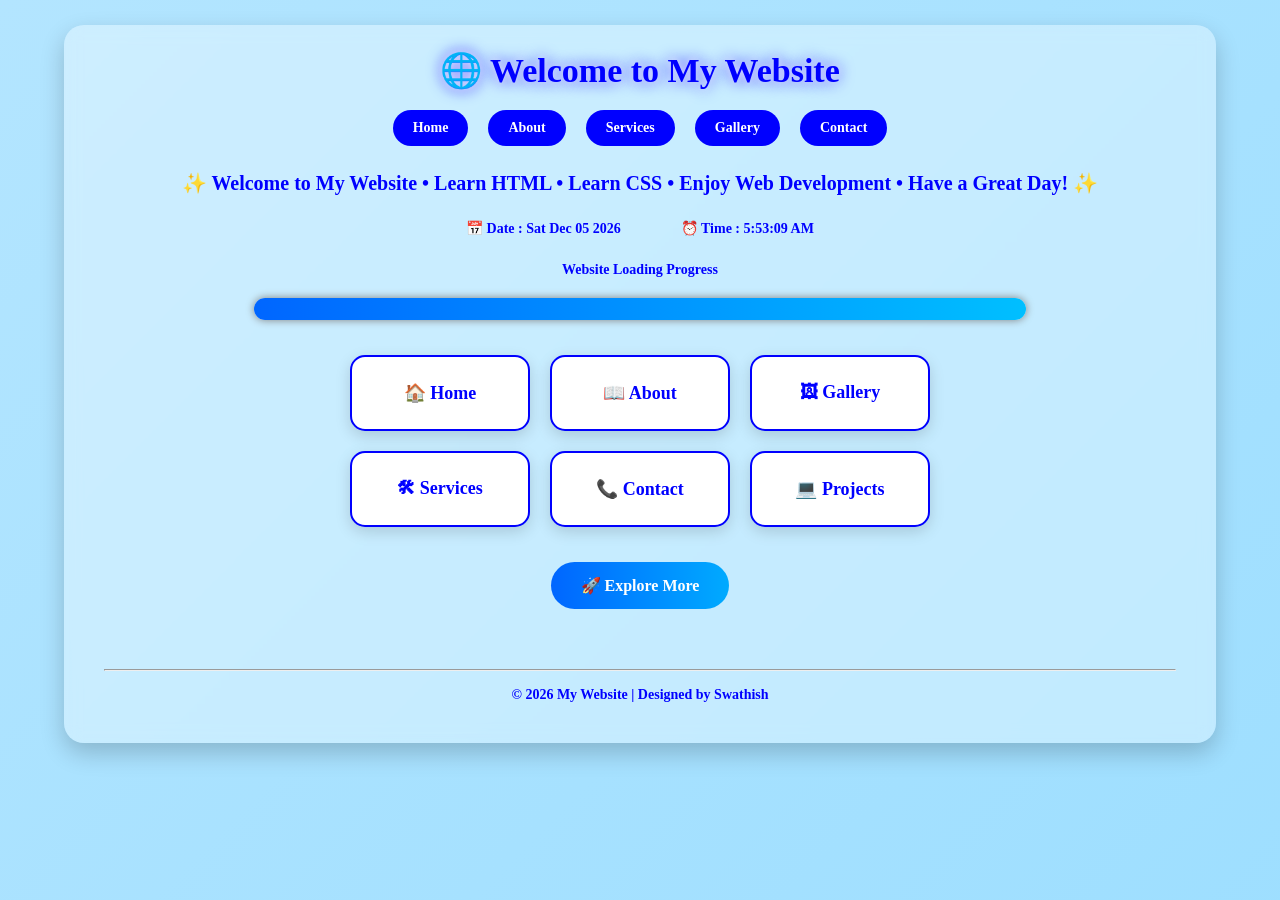
<file: CO1-AT1.html>
<!DOCTYPE html>
<html lang="en">
<head>
<meta charset="UTF-8">
<meta name="viewport" content="width=device-width, initial-scale=1.0">
<title>Welcome to My Website</title>

<style>

*{
margin:0;
padding:0;
box-sizing:border-box;
font-family:Cambria,serif;
font-size:14px;
}

body{
background:linear-gradient(-45deg,#b3e5ff,#d6f0ff,#99ddff,#b3e5ff);
background-size:400% 400%;
animation:bgMove 12s ease infinite;
text-align:center;
color:blue;
}

@keyframes bgMove{
0%{background-position:0% 50%;}
50%{background-position:100% 50%;}
100%{background-position:0% 50%;}
}

.container{
width:90%;
margin:25px auto;
padding:25px;
background:rgba(255,255,255,.35);
backdrop-filter:blur(8px);
border-radius:20px;
box-shadow:0 10px 25px rgba(0,0,0,.2);
animation:fadeIn 1.5s;
}

@keyframes fadeIn{
from{
opacity:0;
transform:translateY(20px);
}
to{
opacity:1;
transform:translateY(0);
}
}

h1{
font-size:34px;
color:blue;
text-shadow:0 0 8px white,
0 0 15px blue;
margin-bottom:20px;
}

.navbar{
display:flex;
justify-content:center;
gap:20px;
margin-bottom:25px;
flex-wrap:wrap;
}

.navbar a{
text-decoration:none;
background:blue;
color:white;
padding:10px 20px;
border-radius:25px;
transition:.4s;
font-weight:bold;
}

.navbar a:hover{
background:darkblue;
transform:scale(1.1);
box-shadow:0 0 12px blue;
}

.scroll-box{
width:100%;
overflow:hidden;
white-space:nowrap;
margin:25px 0;
}

.scroll-text{
display:inline-block;
font-size:20px;
font-weight:bold;
color:blue;
animation:scroll 12s linear infinite;
}

@keyframes scroll{
0%{
transform:translateX(100%);
}
100%{
transform:translateX(-100%);
}
}

.info{
display:flex;
justify-content:center;
gap:60px;
margin:25px;
flex-wrap:wrap;
font-weight:bold;
}

.progress{
width:70%;
height:22px;
background:white;
margin:20px auto;
border-radius:20px;
overflow:hidden;
box-shadow:0 0 8px gray;
}

.fill{
height:100%;
width:100%;
background:linear-gradient(to right,#0066ff,#00bfff);
animation:load 3s;
}

@keyframes load{
from{width:0;}
to{width:100%;}
}

.grid-container{
display:grid;
grid-template-columns:repeat(3,180px);
gap:20px;
justify-content:center;
margin-top:35px;
}

.box{
background:white;
padding:25px;
border-radius:15px;
border:2px solid blue;
font-weight:bold;
font-size:18px;
transition:.4s;
cursor:pointer;
box-shadow:0 5px 15px rgba(0,0,0,.15);
}

.box:hover{
background:blue;
color:white;
transform:translateY(-8px);
box-shadow:0 0 20px blue;
}

button{
margin-top:35px;
padding:14px 30px;
border:none;
border-radius:30px;
background:linear-gradient(to right,#0066ff,#00aaff);
color:white;
font-size:16px;
font-weight:bold;
cursor:pointer;
transition:.4s;
}

button:hover{
transform:scale(1.08);
box-shadow:0 0 20px blue;
}

footer{
margin-top:45px;
padding:15px;
color:blue;
font-weight:bold;
}

@media(max-width:768px){

.grid-container{
grid-template-columns:repeat(2,160px);
}

.info{
flex-direction:column;
gap:15px;
}

}

@media(max-width:500px){

.grid-container{
grid-template-columns:1fr;
}

}

</style>

</head>

<body>

<div class="container">

<h1>🌐 Welcome to My Website</h1>

<div class="navbar">
<a href="#">Home</a>
<a href="#">About</a>
<a href="#">Services</a>
<a href="#">Gallery</a>
<a href="#">Contact</a>
</div>

<div class="scroll-box">
<div class="scroll-text">
✨ Welcome to My Website • Learn HTML • Learn CSS • Enjoy Web Development • Have a Great Day! ✨
</div>
</div>

<div class="info">
<div>
📅 Date :
<span id="date"></span>
</div>

<div>
⏰ Time :
<span id="clock"></span>
</div>
</div>

<h3>Website Loading Progress</h3>

<div class="progress">
<div class="fill"></div>
</div>

<div class="grid-container">

<div class="box">🏠 Home</div>

<div class="box">📖 About</div>

<div class="box">🖼 Gallery</div>

<div class="box">🛠 Services</div>

<div class="box">📞 Contact</div>

<div class="box">💻 Projects</div>

</div>

<button>🚀 Explore More</button>

<footer>

<hr><br>

© 2026 My Website | Designed by Swathish

</footer>

</div>

<script>

// Display Current Date
document.getElementById("date").innerHTML =
new Date().toDateString();

// Live Digital Clock
function updateClock() {
    document.getElementById("clock").innerHTML =
    new Date().toLocaleTimeString();
}

// Update every second
setInterval(updateClock, 1000);

// Display immediately when page loads
updateClock();

// Button Click Event
document.querySelector("button").addEventListener("click", function () {
    alert("🎉 Thank you for visiting My Website!");
});

</script>

</body>
</html>
</file>
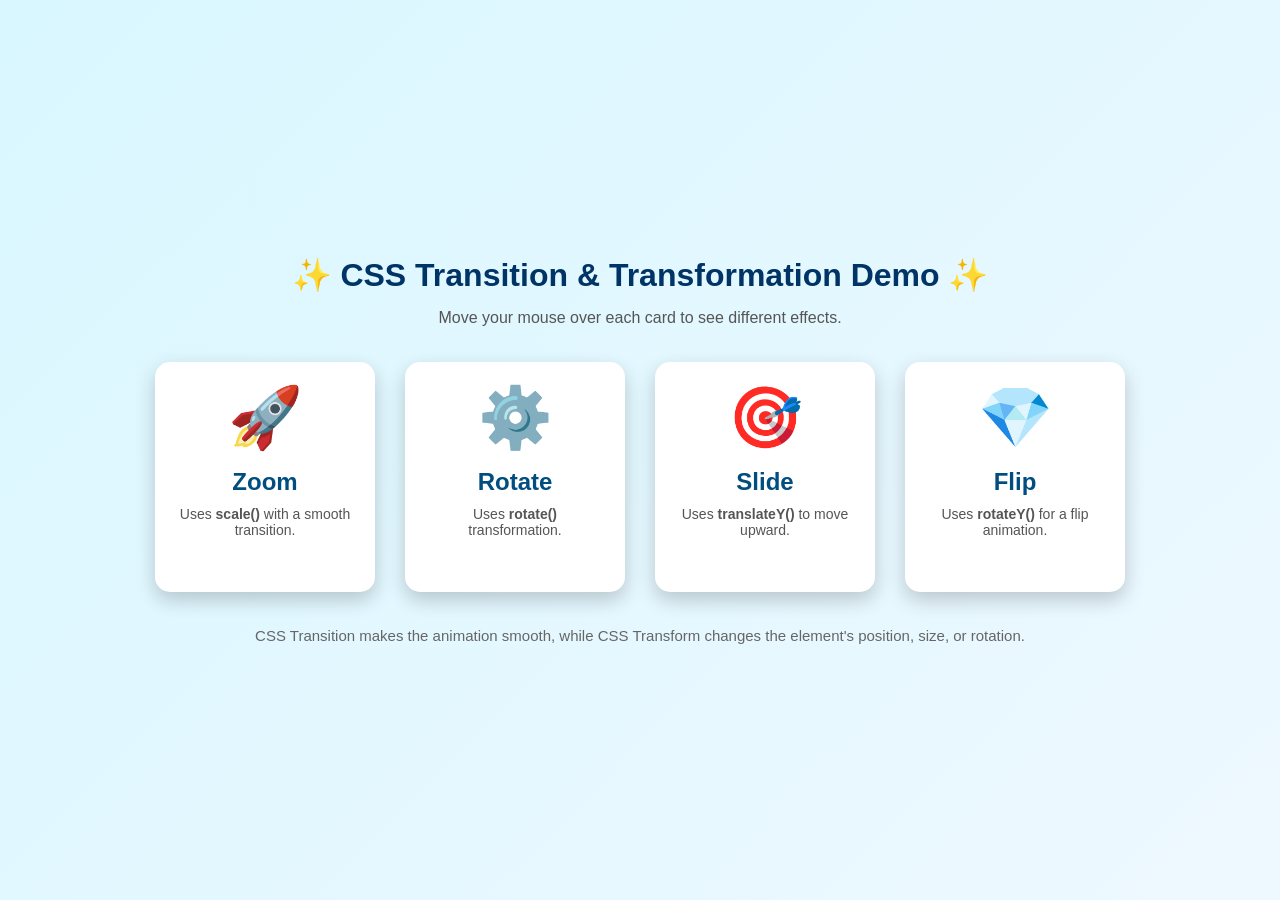
<file: prob1.html>
<!DOCTYPE html>
<html lang="en">
<head>
<meta charset="UTF-8">
<meta name="viewport" content="width=device-width, initial-scale=1.0">
<title>Transition & Transformation Demo</title>

<style>
*{
    margin:0;
    padding:0;
    box-sizing:border-box;
    font-family:Arial, Helvetica, sans-serif;
}

body{
    background:linear-gradient(135deg,#d9f7ff,#eef8ff);
    display:flex;
    justify-content:center;
    align-items:center;
    min-height:100vh;
}

.container{
    text-align:center;
}

h1{
    color:#003366;
    margin-bottom:15px;
}

p{
    margin-bottom:35px;
    color:#555;
}

.cards{
    display:flex;
    gap:30px;
    flex-wrap:wrap;
    justify-content:center;
}

.card{
    width:220px;
    height:230px;
    background:white;
    border-radius:15px;
    padding:20px;
    box-shadow:0 8px 20px rgba(0,0,0,0.2);

    transition:all 0.6s ease;
    cursor:pointer;
}

.icon{
    font-size:60px;
    transition:transform 0.6s;
}

.card h2{
    margin-top:15px;
    color:#004d80;
}

.card p{
    margin-top:10px;
    font-size:14px;
}

/* Card 1 */
.zoom:hover{
    transform:scale(1.12);
    background:#d6f5d6;
}

.zoom:hover .icon{
    transform:rotate(360deg);
}

/* Card 2 */
.rotate:hover{
    transform:rotate(-8deg);
    background:#fff3cd;
}

.rotate:hover .icon{
    transform:scale(1.3);
}

/* Card 3 */
.slide:hover{
    transform:translateY(-20px);
    background:#dceeff;
}

.slide:hover .icon{
    transform:translateX(20px);
}

/* Card 4 */
.flip:hover{
    transform:rotateY(180deg);
    background:#ffe4ec;
    color:white;
}

.flip:hover .icon,
.flip:hover h2,
.flip:hover p{
    transform:rotateY(180deg);
}

.footer{
    margin-top:35px;
    color:#666;
    font-size:15px;
}
</style>

</head>

<body>

<div class="container">

<h1>✨ CSS Transition & Transformation Demo ✨</h1>

<p>Move your mouse over each card to see different effects.</p>

<div class="cards">

<div class="card zoom">
<div class="icon">🚀</div>
<h2>Zoom</h2>
<p>Uses <b>scale()</b> with a smooth transition.</p>
</div>

<div class="card rotate">
<div class="icon">⚙️</div>
<h2>Rotate</h2>
<p>Uses <b>rotate()</b> transformation.</p>
</div>

<div class="card slide">
<div class="icon">🎯</div>
<h2>Slide</h2>
<p>Uses <b>translateY()</b> to move upward.</p>
</div>

<div class="card flip">
<div class="icon">💎</div>
<h2>Flip</h2>
<p>Uses <b>rotateY()</b> for a flip animation.</p>
</div>

</div>

<div class="footer">
CSS Transition makes the animation smooth, while CSS Transform changes the element's position, size, or rotation.
</div>

</div>

</body>
</html>
</file>
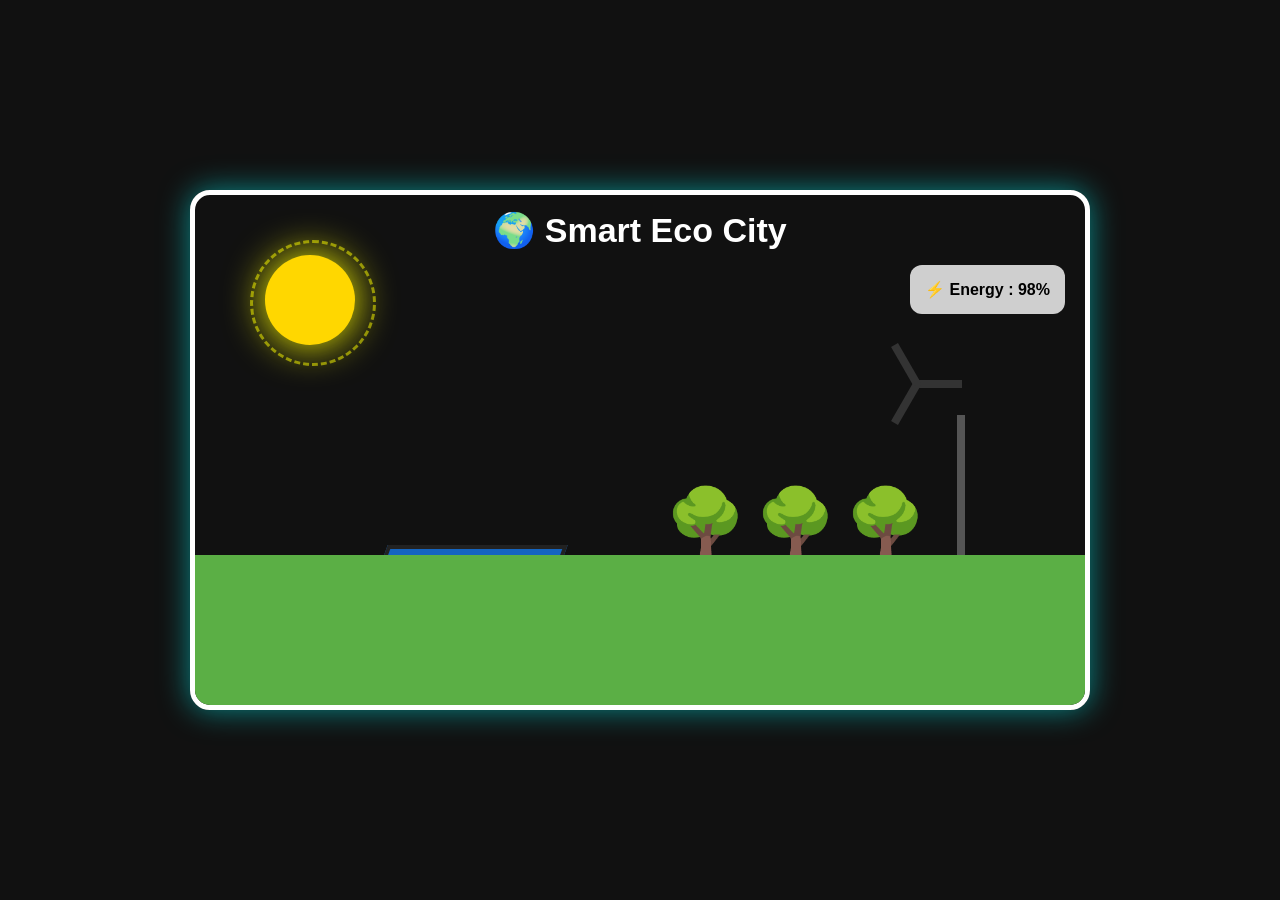
<file: prob2.html>
<!DOCTYPE html>
<html lang="en">
<head>
<meta charset="UTF-8">
<meta name="viewport" content="width=device-width, initial-scale=1.0">
<title>Smart Eco City Animation</title>

<style>

*{
margin:0;
padding:0;
box-sizing:border-box;
font-family:Segoe UI,sans-serif;
}

body{
display:flex;
justify-content:center;
align-items:center;
height:100vh;
background:#111;
overflow:hidden;
}

/* Sky */

.scene{

width:900px;
height:520px;
position:relative;
overflow:hidden;
border-radius:20px;
border:5px solid white;
box-shadow:0 0 30px rgba(0,255,255,.5);

animation:sky 15s infinite alternate;

}

@keyframes sky{

0%{background:#87CEEB;}
50%{background:#68bdf7;}
100%{background:#FFB56B;}

}

/* Title */

.title{

position:absolute;
top:15px;
width:100%;
text-align:center;
font-size:34px;
font-weight:bold;
color:white;
animation:glow 2s infinite;

}

@keyframes glow{

50%{
text-shadow:0 0 20px yellow;
}

}

/* Sun */

.sun{

width:90px;
height:90px;
border-radius:50%;
background:gold;
position:absolute;
left:70px;
top:60px;
box-shadow:0 0 40px yellow;

animation:spin 8s linear infinite;

}

.sun::before{

content:"";

position:absolute;
width:120px;
height:120px;
border:3px dashed rgba(255,255,0,.5);
border-radius:50%;
top:-15px;
left:-15px;

}

@keyframes spin{

from{transform:rotate(0);}
to{transform:rotate(360deg);}

}

/* Clouds */

.cloud{

position:absolute;
width:120px;
height:45px;
background:white;
border-radius:50px;
animation:cloud 18s linear infinite;

}

.cloud::before{

content:"";
position:absolute;
width:55px;
height:55px;
background:white;
border-radius:50%;
left:20px;
top:-25px;

}

.cloud::after{

content:"";
position:absolute;
width:70px;
height:70px;
background:white;
border-radius:50%;
right:15px;
top:-35px;

}

.c1{top:90px;left:-150px;}
.c2{top:160px;left:-350px;animation-delay:5s;}
.c3{top:60px;left:-550px;animation-delay:10s;}

@keyframes cloud{

from{transform:translateX(0);}
to{transform:translateX(1200px);}

}

/* Bird */

.bird{

position:absolute;
font-size:35px;
top:110px;
left:-100px;
animation:bird 12s linear infinite;

}

@keyframes bird{

from{transform:translateX(0);}
to{transform:translateX(1100px);}

}

/* Ground */

.ground{

position:absolute;
bottom:0;
width:100%;
height:150px;
background:#5BAF45;

}

/* Road */

.road{

position:absolute;
bottom:50px;
width:100%;
height:50px;
background:#444;

}

.road::after{

content:"";
position:absolute;
width:100%;
height:5px;
top:22px;

background:
repeating-linear-gradient(
to right,
white 0,
white 40px,
transparent 40px,
transparent 80px);

}

/* Electric Car */

.car{

position:absolute;
bottom:60px;
left:-120px;
font-size:55px;

animation:drive 12s linear infinite;

}

@keyframes drive{

from{transform:translateX(0);}
to{transform:translateX(1100px);}

}

/* Turbine */

.turbine{

position:absolute;
bottom:150px;
right:120px;

}

.pole{

width:8px;
height:140px;
background:#555;
margin:auto;

}

.blades{

position:absolute;
width:90px;
height:90px;
left:-40px;
top:-35px;

animation:rotate 2s linear infinite;

}

.blades div{

position:absolute;
width:45px;
height:8px;
background:#333;
transform-origin:left;

}

.b1{transform:rotate(0deg);}
.b2{transform:rotate(120deg);}
.b3{transform:rotate(240deg);}

@keyframes rotate{

from{transform:rotate(0);}
to{transform:rotate(360deg);}

}

/* Solar Panel */

.panel{

position:absolute;
bottom:90px;
left:180px;

width:180px;
height:70px;

background:#1565C0;

transform:skew(-20deg);

border:4px solid #222;

transition:.5s;

}

.panel:hover{

background:#29B6F6;
box-shadow:0 0 25px cyan;
transform:skew(-20deg) scale(1.08);

}

/* Trees */

.tree{

position:absolute;
bottom:145px;
font-size:65px;
animation:sway 3s ease-in-out infinite;

}

.t1{left:470px;}
.t2{left:560px;animation-delay:1s;}
.t3{left:650px;animation-delay:2s;}

@keyframes sway{

0%,100%{
transform:rotate(-3deg);
}

50%{
transform:rotate(3deg);
}

}

/* Energy Meter */

.energy{

position:absolute;
top:70px;
right:20px;

padding:15px;

background:rgba(255,255,255,.8);

border-radius:12px;

font-weight:bold;

animation:pulse 2s infinite;

}

@keyframes pulse{

50%{
transform:scale(1.08);
}

}

/* Bubbles */

.bubble{

position:absolute;
bottom:0;
font-size:18px;
color:white;
opacity:.6;

animation:rise 8s linear infinite;

}

.bb1{left:80px;}
.bb2{left:300px;animation-delay:2s;}
.bb3{left:700px;animation-delay:4s;}

@keyframes rise{

from{
transform:translateY(0);
opacity:.7;
}

to{
transform:translateY(-550px);
opacity:0;
}

}

</style>

</head>

<body>

<div class="scene">

<div class="title">
🌍 Smart Eco City
</div>

<div class="sun"></div>

<div class="cloud c1"></div>
<div class="cloud c2"></div>
<div class="cloud c3"></div>

<div class="bird">🦅</div>

<div class="energy">
⚡ Energy : 98%
</div>

<div class="panel"></div>

<div class="turbine">

<div class="blades">

<div class="b1"></div>
<div class="b2"></div>
<div class="b3"></div>

</div>

<div class="pole"></div>

</div>

<div class="tree t1">🌳</div>
<div class="tree t2">🌳</div>
<div class="tree t3">🌳</div>

<div class="car">🚗</div>

<div class="bubble bb1">💧</div>
<div class="bubble bb2">💧</div>
<div class="bubble bb3">💧</div>

<div class="road"></div>

<div class="ground"></div>

</div>

</body>
</html>
</file>
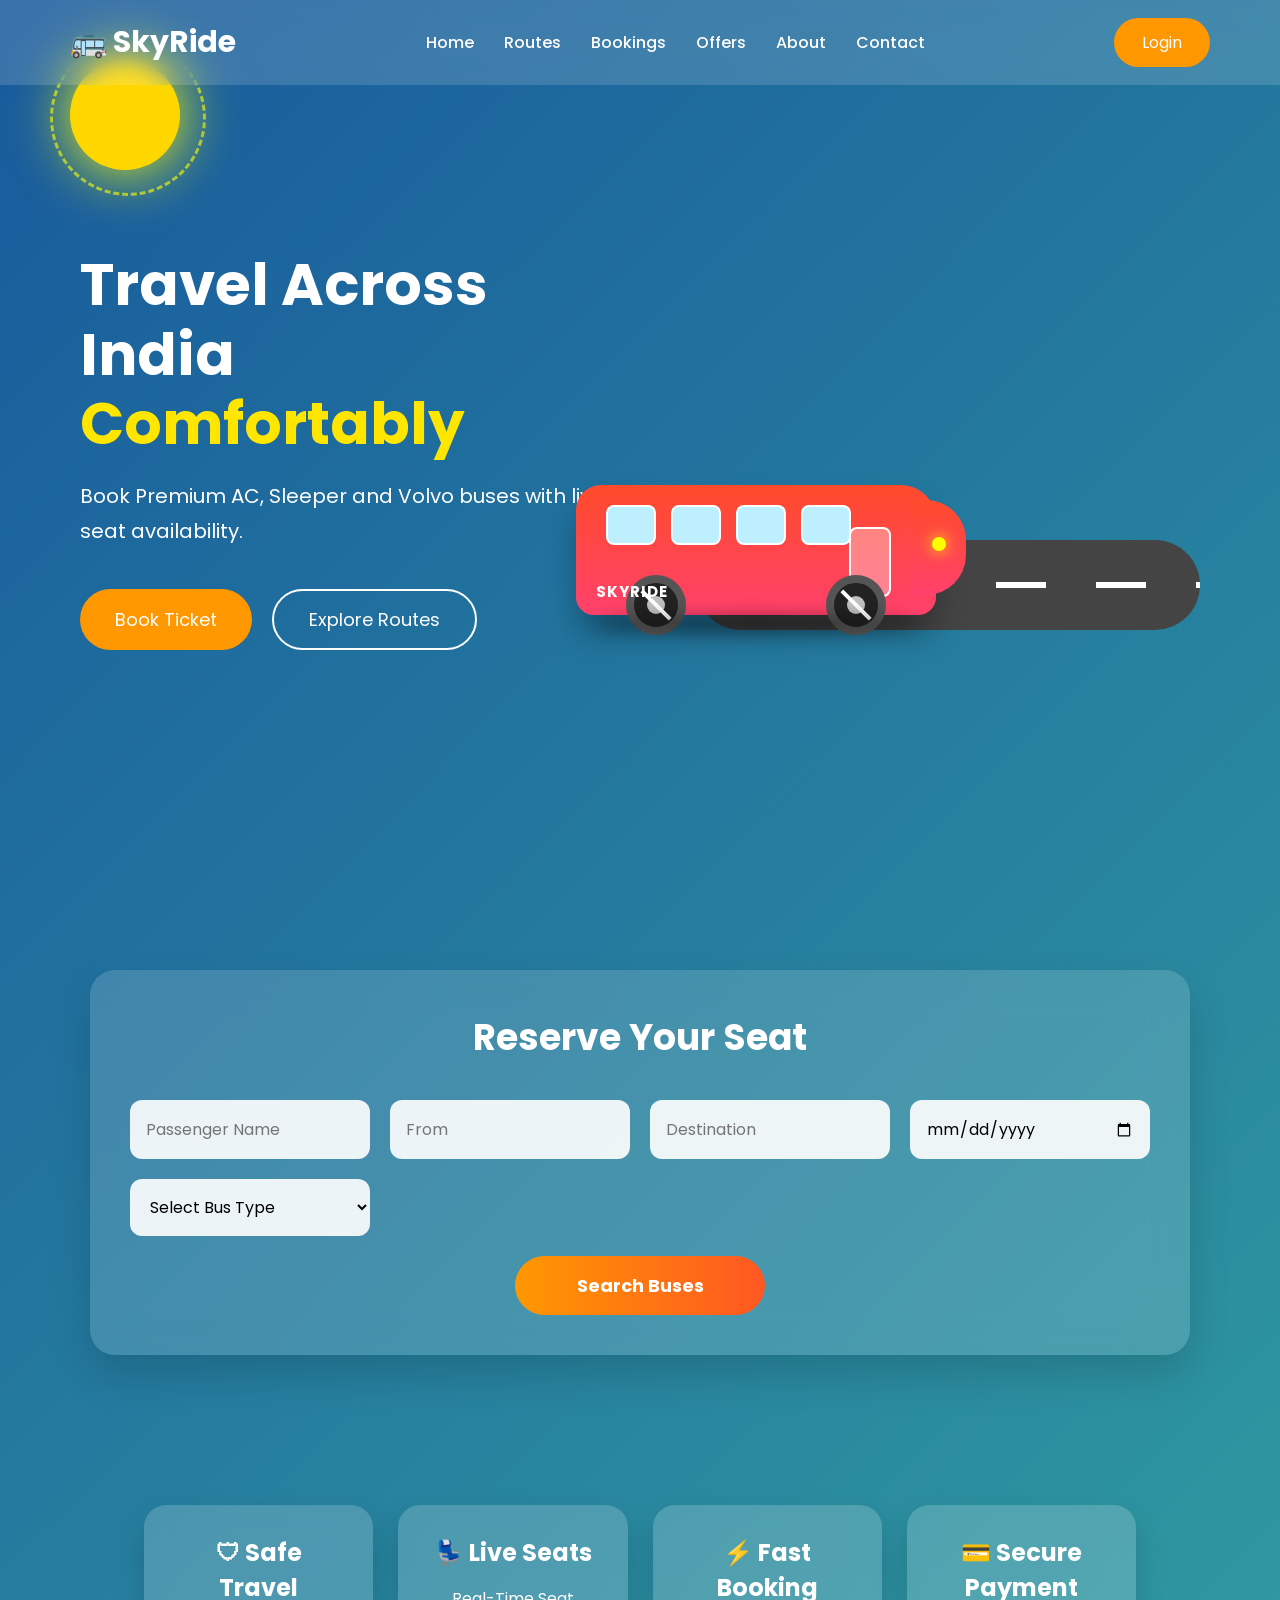
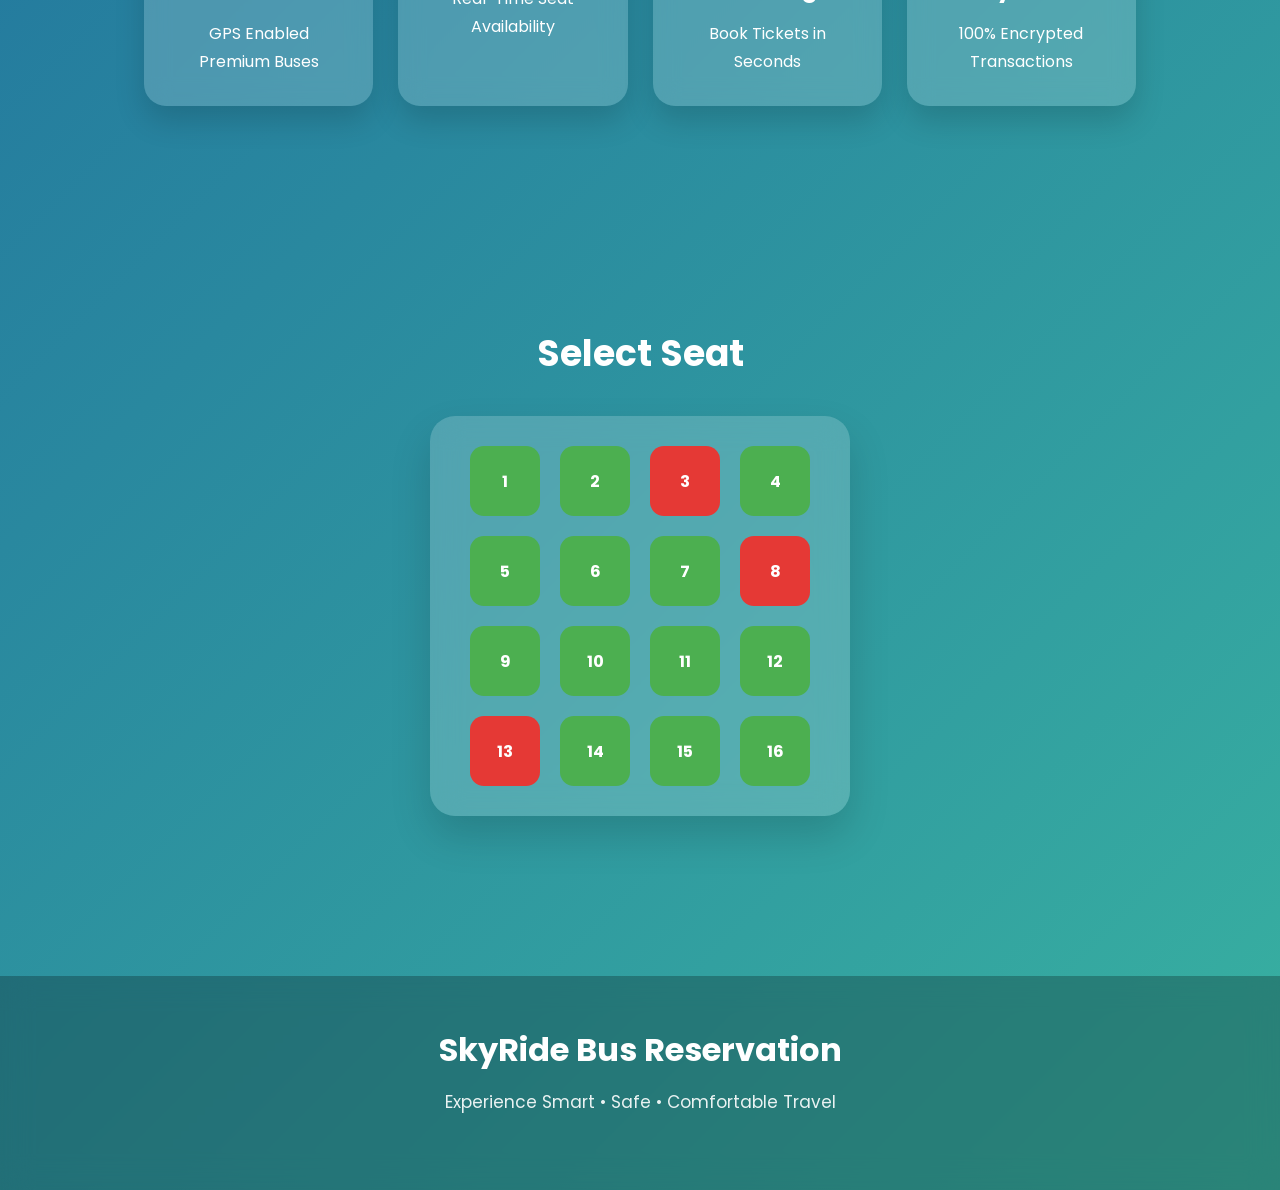
<file: prob3.html>
<!DOCTYPE html>
<html lang="en">
<head>
<meta charset="UTF-8">
<meta name="viewport" content="width=device-width, initial-scale=1.0">
<title>SkyRide Bus Reservation</title>
<link rel="stylesheet" href="prob3.css">
<link rel="preconnect" href="https://fonts.googleapis.com">
<link href="https://fonts.googleapis.com/css2?family=Poppins:wght@300;400;600;700&display=swap" rel="stylesheet">
</head>

<body>

<header>

<div class="logo">
🚌 SkyRide
</div>

<nav>

<a href="#">Home</a>
<a href="#">Routes</a>
<a href="#">Bookings</a>
<a href="#">Offers</a>
<a href="#">About</a>
<a href="#">Contact</a>

</nav>

<button class="login">
Login
</button>

</header>

<section class="hero">

<div class="cloud c1"></div>
<div class="cloud c2"></div>
<div class="cloud c3"></div>

<div class="sun"></div>

<div class="hero-left">

<h1>
Travel Across India<br>
<span>Comfortably</span>
</h1>

<p>

Book Premium AC, Sleeper and Volvo buses
with live seat availability.

</p>

<div class="buttons">

<button class="book">
Book Ticket
</button>

<button class="explore">
Explore Routes
</button>

</div>

</div>

<div class="hero-right">

<div class="road"></div>

<div class="bus">

    <div class="window w1"></div>
    <div class="window w2"></div>
    <div class="window w3"></div>
    <div class="window w4"></div>

    <div class="door"></div>

    <div class="light"></div>

    <div class="wheel left"></div>
    <div class="wheel right"></div>

    <div class="bus-name">
        SKYRIDE
    </div>

</div>

</section>

<section class="booking">

<h2>Reserve Your Seat</h2>

<form>

<input type="text" placeholder="Passenger Name">

<input type="text" placeholder="From">

<input type="text" placeholder="Destination">

<input type="date">

<select>

<option>Select Bus Type</option>

<option>Luxury AC</option>

<option>Volvo</option>

<option>Sleeper</option>

<option>Electric Bus</option>

</select>

<button>
Search Buses
</button>

</form>

</section>

<section class="features">

<div class="card">

<h3>🛡 Safe Travel</h3>

<p>GPS Enabled Premium Buses</p>

</div>

<div class="card">

<h3>💺 Live Seats</h3>

<p>Real-Time Seat Availability</p>

</div>

<div class="card">

<h3>⚡ Fast Booking</h3>

<p>Book Tickets in Seconds</p>

</div>

<div class="card">

<h3>💳 Secure Payment</h3>

<p>100% Encrypted Transactions</p>

</div>

</section>

<section class="seat-section">

<h2>Select Seat</h2>

<div class="bus-layout">

<div class="seat">1</div>
<div class="seat">2</div>
<div class="seat booked">3</div>
<div class="seat">4</div>

<div class="seat">5</div>
<div class="seat">6</div>
<div class="seat">7</div>
<div class="seat booked">8</div>

<div class="seat">9</div>
<div class="seat">10</div>
<div class="seat">11</div>
<div class="seat">12</div>

<div class="seat booked">13</div>
<div class="seat">14</div>
<div class="seat">15</div>
<div class="seat">16</div>

</div>

</section>

<footer>

<h2>SkyRide Bus Reservation</h2>

<p>
Experience Smart • Safe • Comfortable Travel
</p>

</footer>

</body>
</html>
</file>
<file: prob3.css>
/* ===========================
   GLOBAL STYLES
=========================== */

*{
margin:0;
padding:0;
box-sizing:border-box;
font-family:'Poppins',sans-serif;
}

html{
scroll-behavior:smooth;
}

body{

background:linear-gradient(-45deg,#36d1dc,#5b86e5,#43cea2,#185a9d);
background-size:400% 400%;
animation:bgMove 15s ease infinite;
overflow-x:hidden;
}

/* ===========================
HEADER
=========================== */

header{

position:fixed;
top:0;
left:0;
width:100%;
padding:18px 70px;

display:flex;
justify-content:space-between;
align-items:center;

background:rgba(255,255,255,.15);
backdrop-filter:blur(12px);

z-index:1000;

}

.logo{

font-size:30px;
font-weight:700;
color:white;

}

nav{

display:flex;
gap:30px;

}

nav a{

text-decoration:none;
color:white;
font-weight:500;
transition:.4s;

}

nav a:hover{

color:#ffe600;
transform:translateY(-4px);

}

.login{

padding:12px 28px;

border:none;
border-radius:30px;

background:#ff9800;

color:white;
font-size:16px;

cursor:pointer;

transition:.4s;

}

.login:hover{

background:#ff5722;
transform:scale(1.05);

}

/* ===========================
HERO
=========================== */

.hero{

height:100vh;

display:flex;
justify-content:space-between;
align-items:center;

padding:130px 80px;

position:relative;

overflow:hidden;

}

.hero-left{

width:50%;

}

.hero-left h1{

font-size:58px;
line-height:1.2;
color:white;

animation:slideLeft 1s;

}

.hero-left span{

color:#ffe600;

}

.hero-left p{

margin-top:20px;
font-size:20px;
color:white;
line-height:35px;

}

.buttons{

margin-top:40px;

display:flex;
gap:20px;

}

.book{

padding:15px 35px;

border:none;

border-radius:40px;

background:#ff9800;

color:white;

font-size:18px;

cursor:pointer;

transition:.4s;

}

.book:hover{

transform:translateY(-6px);
background:#ff5722;

}

.explore{

padding:15px 35px;

border:2px solid white;

background:transparent;

color:white;

border-radius:40px;

font-size:18px;

cursor:pointer;

transition:.4s;

}

.explore:hover{

background:white;
color:#1565c0;

}

/* ===========================
RIGHT SIDE
=========================== */

.hero-right{

width:45%;
height:500px;

position:relative;

}

/* ===========================
SUN
=========================== */

.sun{

width:110px;
height:110px;

background:gold;

border-radius:50%;

position:absolute;

top:60px;
left:70px;

box-shadow:0 0 60px yellow;

animation:spinSun 12s linear infinite;

}

.sun::before{

content:"";

position:absolute;

top:-20px;
left:-20px;

width:150px;
height:150px;

border-radius:50%;

border:3px dashed rgba(255,255,0,.6);

}

/* ===========================
CLOUDS
=========================== */

.cloud{

position:absolute;

width:150px;
height:55px;

background:white;

border-radius:60px;

animation:cloudMove 20s linear infinite;

}

.cloud::before{

content:"";

position:absolute;

width:70px;
height:70px;

background:white;

border-radius:50%;

top:-30px;
left:20px;

}

.cloud::after{

content:"";

position:absolute;

width:80px;
height:80px;

background:white;

border-radius:50%;

top:-38px;
right:18px;

}

.c1{

top:90px;
left:-200px;

}

.c2{

top:170px;
left:-450px;

animation-delay:6s;

}

.c3{

top:40px;
left:-700px;

animation-delay:11s;

}

/* ===========================
ROAD
=========================== */

.road{

position:absolute;

bottom:70px;

width:100%;
height:90px;

background:#444;

border-radius:50px;

}

.road::before{

content:"";

position:absolute;

top:42px;

width:100%;
height:6px;

background:
repeating-linear-gradient(
to right,
white 0,
white 50px,
transparent 50px,
transparent 100px);

}

/* ===========================
FEATURE SECTION
=========================== */

.features{

display:grid;

grid-template-columns:repeat(4,1fr);

gap:25px;

padding:80px;

}

.card{

background:rgba(255,255,255,.18);

backdrop-filter:blur(12px);

padding:30px;

border-radius:20px;

text-align:center;

color:white;

transition:.5s;

box-shadow:0 10px 25px rgba(0,0,0,.15);

}

.card:hover{

transform:translateY(-15px) scale(1.05);

background:rgba(255,255,255,.28);

}

/* =====================================
   BUS DESIGN & ANIMATIONS
===================================== */

.bus{

position:absolute;
bottom:85px;
left:-120px;

width:360px;
height:130px;

background:linear-gradient(180deg,#ff4b2b,#ff416c);
border-radius:25px 35px 18px 18px;

animation:busMove 12s linear infinite;

box-shadow:0 20px 30px rgba(0,0,0,.25);

}

/* Front Curve */

.bus::before{

content:"";

position:absolute;

right:-30px;
top:15px;

width:55px;
height:95px;

background:linear-gradient(180deg,#ff4b2b,#ff416c);

border-radius:0 40px 40px 0;

}

/* Bottom Shadow */

.bus::after{

content:"";

position:absolute;

bottom:-18px;
left:20px;

width:320px;
height:18px;

background:rgba(0,0,0,.35);

filter:blur(8px);

border-radius:50%;

}

/* =====================
WINDOWS
===================== */

.window{

position:absolute;

width:50px;
height:40px;

background:#bdefff;

border-radius:8px;

border:2px solid white;

top:20px;

}

.w1{

left:30px;

}

.w2{

left:95px;

}

.w3{

left:160px;

}

.w4{

left:225px;

}

/* =====================
DOOR
===================== */

.door{

position:absolute;

right:45px;
bottom:18px;

width:42px;
height:70px;

background:#ffffff55;

border:2px solid white;

border-radius:8px;

}

/* =====================
HEADLIGHT
===================== */

.bus .light{

position:absolute;

right:-10px;
top:52px;

width:14px;
height:14px;

background:yellow;

border-radius:50%;

box-shadow:0 0 15px yellow;

animation:blinkLight 1s infinite;

}

/* =====================
WHEELS
===================== */

.wheel{

position:absolute;

bottom:-20px;

width:60px;
height:60px;

border-radius:50%;

background:#222;

border:8px solid #555;

animation:wheelSpin .7s linear infinite;

}

.left{

left:50px;

}

.right{

right:50px;

}

/* Wheel Inner Circle */

.wheel::before{

content:"";

position:absolute;

top:50%;
left:50%;

transform:translate(-50%,-50%);

width:18px;
height:18px;

background:silver;

border-radius:50%;

}

/* Wheel Spokes */

.wheel::after{

content:"";

position:absolute;

top:50%;
left:50%;

width:40px;
height:4px;

background:white;

transform-origin:center;

transform:translate(-50%,-50%) rotate(45deg);

}

/* =====================
BUS LABEL
===================== */

.bus-name{

position:absolute;

left:20px;
bottom:12px;

font-size:15px;

font-weight:bold;

color:white;

letter-spacing:1px;

}

/* =====================
KEYFRAME ANIMATIONS
===================== */

@keyframes busMove{

0%{

left:-420px;

}

100%{

left:110%;

}

}

@keyframes wheelSpin{

from{

transform:rotate(0deg);

}

to{

transform:rotate(360deg);

}

}

@keyframes blinkLight{

0%{

opacity:1;

}

50%{

opacity:.3;

}

100%{

opacity:1;

}

}

@keyframes cloudMove{

from{

transform:translateX(0);

}

to{

transform:translateX(1800px);

}

}

@keyframes spinSun{

from{

transform:rotate(0deg);

}

to{

transform:rotate(360deg);

}

}

@keyframes slideLeft{

from{

opacity:0;
transform:translateX(-60px);

}

to{

opacity:1;
transform:translateX(0);

}

}

@keyframes bgMove{

0%{

background-position:0% 50%;

}

50%{

background-position:100% 50%;

}

100%{

background-position:0% 50%;

}

}

/* ==========================================
   BOOKING SECTION
========================================== */

.booking{

width:90%;
max-width:1100px;

margin:70px auto;

padding:40px;

background:rgba(255,255,255,0.15);

backdrop-filter:blur(18px);

border-radius:25px;

box-shadow:0 20px 40px rgba(0,0,0,0.15);

}

.booking h2{

text-align:center;

font-size:36px;

color:white;

margin-bottom:35px;

}

/* Form */

.booking form{

display:grid;

grid-template-columns:repeat(auto-fit,minmax(220px,1fr));

gap:20px;

}

/* Inputs */

.booking input,
.booking select{

padding:16px;

font-size:16px;

border:none;

outline:none;

border-radius:12px;

background:rgba(255,255,255,0.9);

transition:.4s;

}

.booking input:focus,
.booking select:focus{

transform:scale(1.03);

box-shadow:0 0 12px #00e5ff;

}

/* Search Button */

.booking button{

grid-column:1/-1;

width:250px;

margin:auto;

padding:16px;

font-size:18px;

font-weight:bold;

border:none;

border-radius:40px;

cursor:pointer;

background:linear-gradient(90deg,#ff9800,#ff5722);

color:white;

transition:.4s;

}

.booking button:hover{

transform:translateY(-6px);

box-shadow:0 12px 25px rgba(255,87,34,.4);

}

/* ==========================================
   SEAT SECTION
========================================== */

.seat-section{

padding:80px;

text-align:center;

}

.seat-section h2{

font-size:36px;

color:white;

margin-bottom:35px;

}

/* Bus Layout */

.bus-layout{

width:420px;

margin:auto;

padding:30px;

background:rgba(255,255,255,.18);

backdrop-filter:blur(15px);

border-radius:25px;

display:grid;

grid-template-columns:repeat(4,70px);

justify-content:center;

gap:20px;

box-shadow:0 20px 40px rgba(0,0,0,.15);

}

/* Seat */

.seat{

height:70px;

background:#4CAF50;

color:white;

font-weight:bold;

display:flex;

justify-content:center;

align-items:center;

border-radius:14px;

cursor:pointer;

transition:.35s;

}

/* Hover */

.seat:hover{

transform:translateY(-8px) scale(1.08);

background:#2196F3;

box-shadow:0 8px 18px rgba(33,150,243,.4);

}

/* Booked */

.booked{

background:#E53935;

cursor:not-allowed;

}

/* Available Seat Pulse */

.seat:not(.booked){

animation:seatGlow 2s infinite;

}

/* ==========================================
   FEATURE CARDS
========================================== */

.features{

width:90%;

max-width:1200px;

margin:60px auto;

display:grid;

grid-template-columns:repeat(auto-fit,minmax(220px,1fr));

gap:25px;

}

.card{

padding:30px;

border-radius:22px;

background:rgba(255,255,255,.18);

backdrop-filter:blur(12px);

color:white;

text-align:center;

transition:.5s;

box-shadow:0 15px 30px rgba(0,0,0,.15);

}

.card h3{

margin-bottom:15px;

font-size:24px;

}

.card p{

line-height:28px;

}

.card:hover{

transform:translateY(-15px);

background:rgba(255,255,255,.28);

box-shadow:0 20px 40px rgba(0,0,0,.25);

}

/* ==========================================
   SMALL FLOATING EFFECT
========================================== */

.card:nth-child(1){

animation:floatCard 5s ease-in-out infinite;

}

.card:nth-child(2){

animation:floatCard 5s ease-in-out infinite;
animation-delay:1s;

}

.card:nth-child(3){

animation:floatCard 5s ease-in-out infinite;
animation-delay:2s;

}

.card:nth-child(4){

animation:floatCard 5s ease-in-out infinite;
animation-delay:3s;

}

/* ==========================================
   KEYFRAMES
========================================== */

@keyframes seatGlow{

0%{

box-shadow:0 0 0 rgba(76,175,80,0);

}

50%{

box-shadow:0 0 15px rgba(76,175,80,.6);

}

100%{

box-shadow:0 0 0 rgba(76,175,80,0);

}

}

@keyframes floatCard{

0%,100%{

transform:translateY(0);

}

50%{

transform:translateY(-10px);

}

}

/* ==========================================
   FOOTER
========================================== */

footer{

margin-top:80px;

padding:50px 20px;

background:rgba(0,0,0,.25);

backdrop-filter:blur(15px);

text-align:center;

color:white;

}

footer h2{

font-size:32px;

margin-bottom:15px;

}

footer p{

font-size:17px;

opacity:.9;

margin-bottom:25px;

}

/* Social Icons */

.social{

display:flex;

justify-content:center;

gap:25px;

margin-top:20px;

}

.social a{

width:55px;
height:55px;

display:flex;
justify-content:center;
align-items:center;

border-radius:50%;

background:rgba(255,255,255,.2);

color:white;

font-size:22px;

text-decoration:none;

transition:.4s;

}

.social a:hover{

background:#ff9800;

transform:translateY(-8px) rotate(360deg);

box-shadow:0 10px 20px rgba(255,152,0,.5);

}

/* ==========================================
   FADE-IN ANIMATION
========================================== */

.hero,
.booking,
.features,
.seat-section,
footer{

animation:fadeUp 1.2s ease;

}

@keyframes fadeUp{

0%{

opacity:0;
transform:translateY(60px);

}

100%{

opacity:1;
transform:translateY(0);

}

}

/* ==========================================
   SCROLL BAR
========================================== */

::-webkit-scrollbar{

width:10px;

}

::-webkit-scrollbar-track{

background:#dbeafe;

}

::-webkit-scrollbar-thumb{

background:linear-gradient(#2196f3,#00bcd4);

border-radius:20px;

}

::-webkit-scrollbar-thumb:hover{

background:#1565c0;

}

/* ==========================================
   RESPONSIVE DESIGN
========================================== */

@media(max-width:1000px){

header{

padding:20px;

flex-direction:column;

gap:15px;

}

nav{

flex-wrap:wrap;

justify-content:center;

}

.hero{

flex-direction:column;

text-align:center;

height:auto;

padding-top:150px;

}

.hero-left{

width:100%;

}

.hero-right{

width:100%;

margin-top:40px;

}

.booking{

width:95%;

}

.features{

grid-template-columns:repeat(2,1fr);

}

}

@media(max-width:700px){

.hero-left h1{

font-size:38px;

}

.hero-left p{

font-size:17px;

}

.buttons{

flex-direction:column;

align-items:center;

}

.book,
.explore{

width:220px;

}

.bus{

transform:scale(.75);

}

.features{

grid-template-columns:1fr;

}

.bus-layout{

width:100%;

grid-template-columns:repeat(4,60px);

gap:15px;

padding:20px;

}

.seat{

width:60px;
height:60px;

}

footer h2{

font-size:24px;

}

}

/* ==========================================
   EXTRA HOVER EFFECTS
========================================== */

.booking{

transition:.5s;

}

.booking:hover{

transform:translateY(-8px);

box-shadow:0 25px 50px rgba(0,0,0,.25);

}

.logo{

transition:.5s;

cursor:pointer;

}

.logo:hover{

transform:scale(1.08);

color:#ffe600;

}

/* Floating Animation */

.hero-left{

animation:floatText 4s ease-in-out infinite;

}

@keyframes floatText{

0%,100%{

transform:translateY(0);

}

50%{

transform:translateY(-10px);

}

}
</file>
